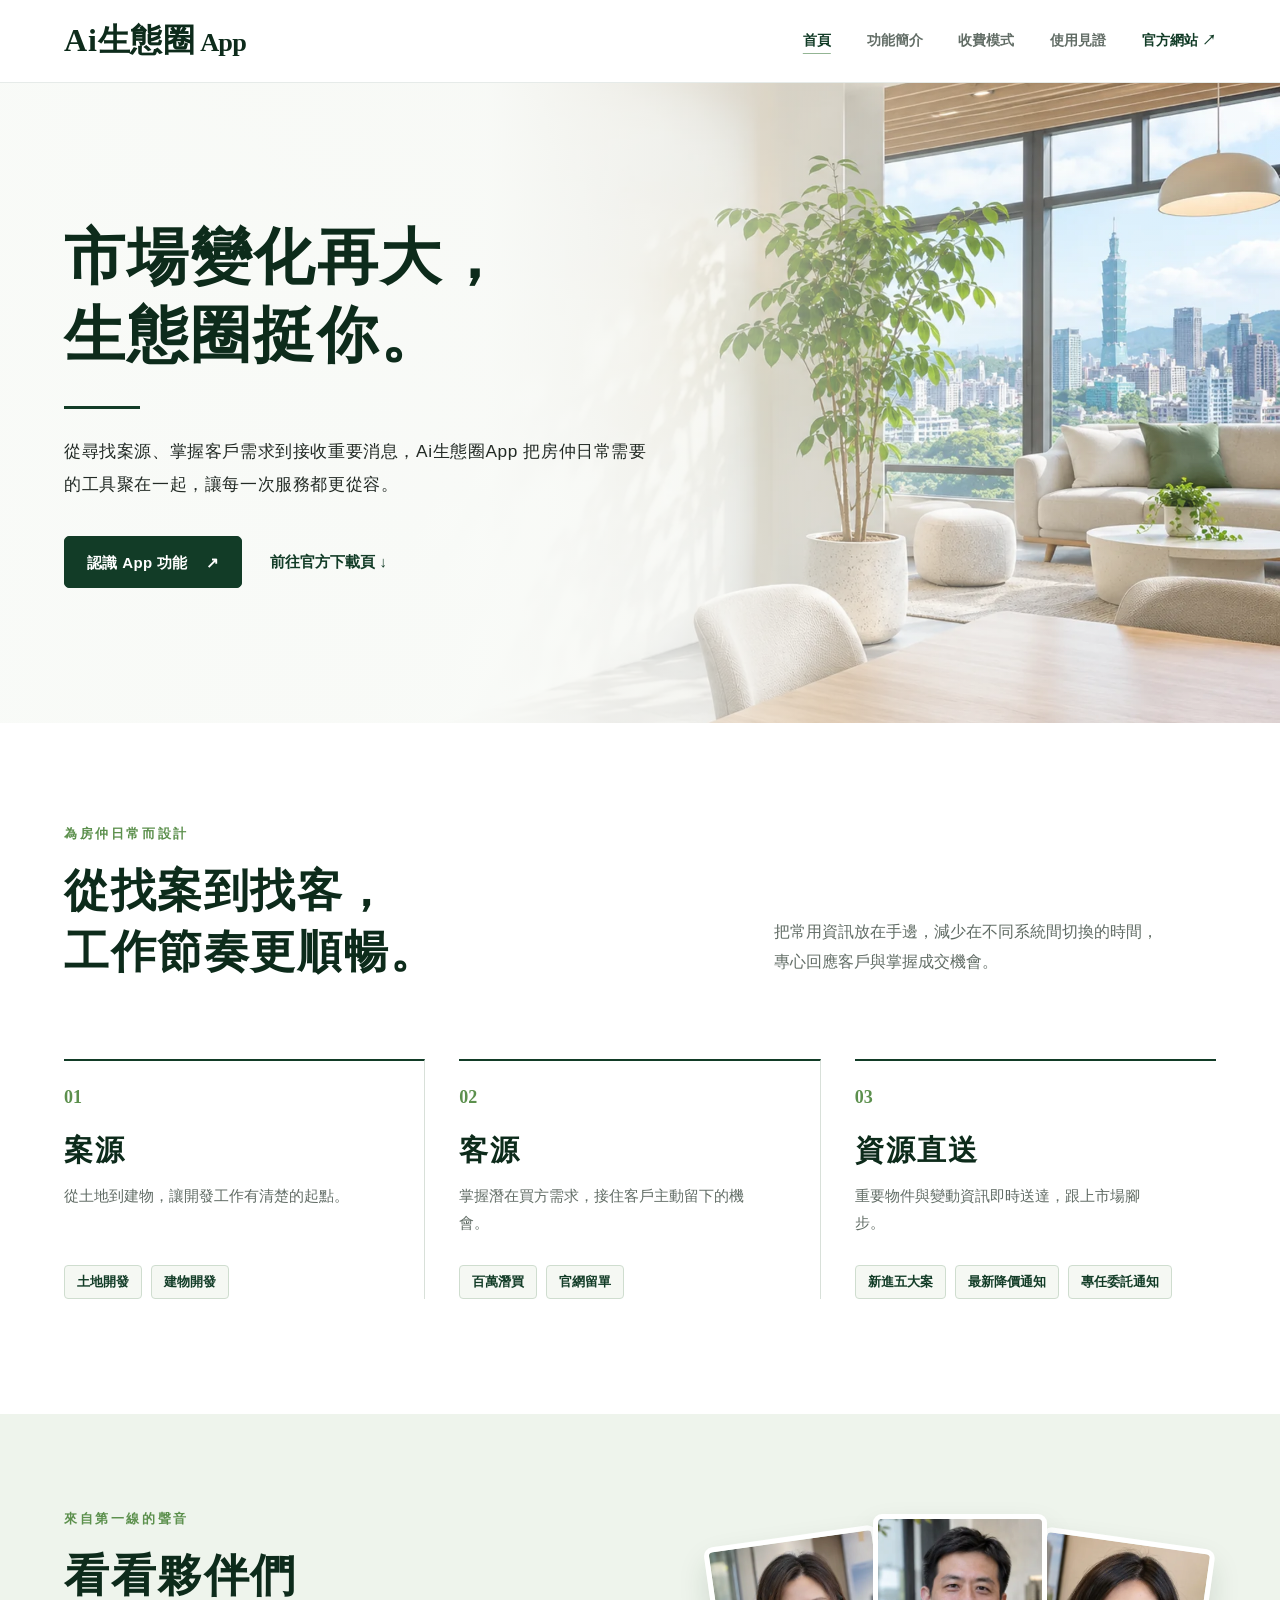
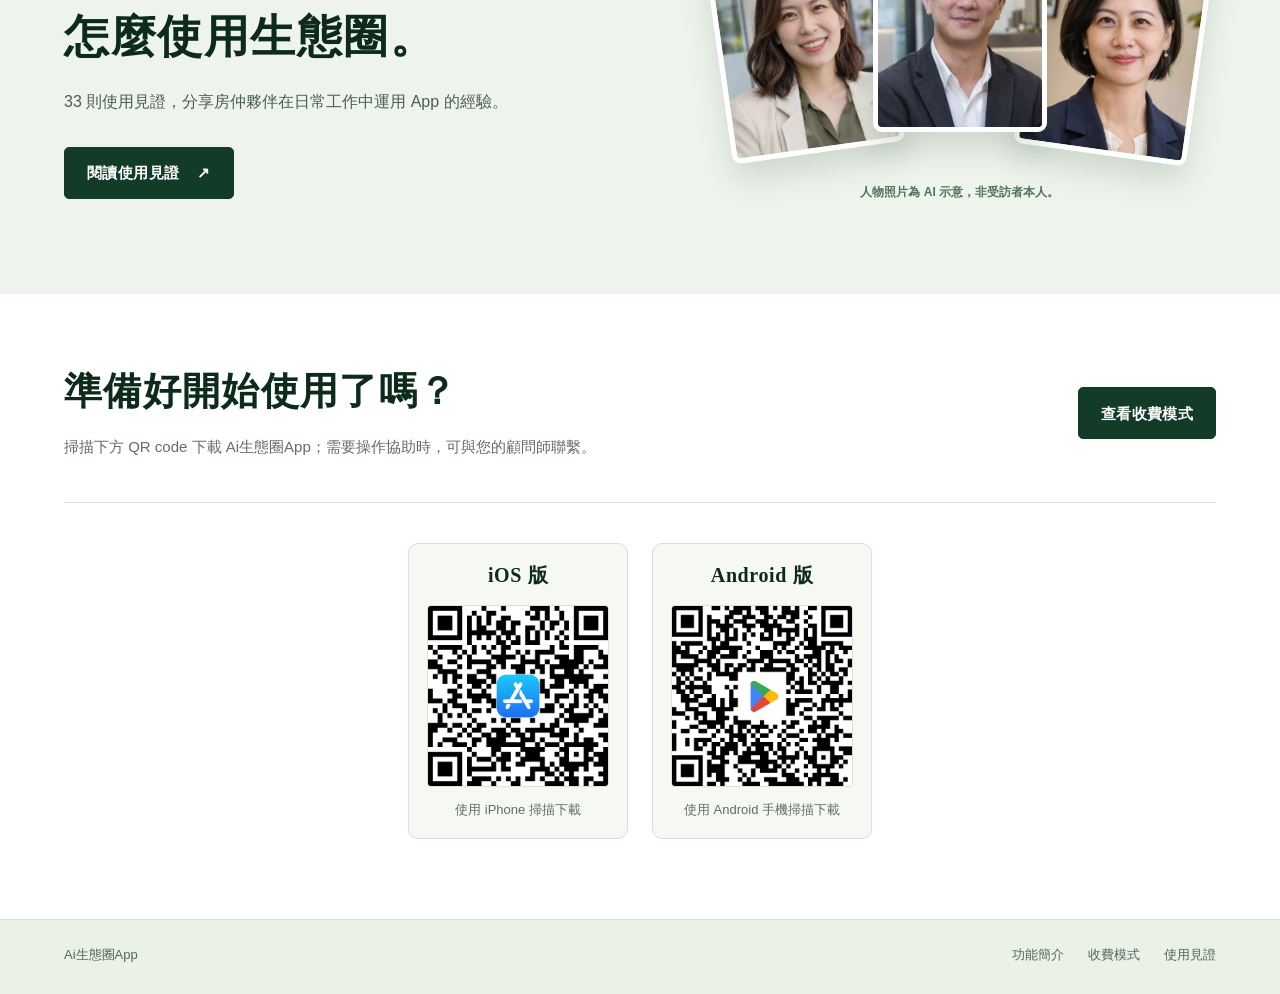
<file: index.html>
<!doctype html>
<html lang="zh-Hant">
<head>
  <meta charset="utf-8">
  <meta name="viewport" content="width=device-width, initial-scale=1">
  <meta name="theme-color" content="#123c27">
  <meta name="description" content="Ai生態圈App 為房仲經紀人整合案源、客源與資源通知，讓日常工作更順手。">
  <title>Ai生態圈App｜房仲工作的好夥伴</title>
  <link rel="stylesheet" href="./styles.css">
</head>
<body>
  <a class="skip-link" href="#main">跳至主要內容</a>
  <header class="site-header">
    <div class="header-inner">
      <a class="wordmark" href="./" aria-label="Ai生態圈App 首頁">Ai生態圈<span>App</span></a>
      <nav class="site-nav" aria-label="主要導覽">
        <a href="./" aria-current="page">首頁</a>
        <a href="./features.html">功能簡介</a>
        <a href="./pricing.html">收費模式</a>
        <a href="./testimonials.html">使用見證</a>
        <a class="nav-external" href="https://shengtaiquanappgongneng.webnode.page/">官方網站 <span aria-hidden="true">↗</span></a>
      </nav>
    </div>
  </header>

  <main id="main">
    <section class="hero home-hero" aria-labelledby="home-title">
      <div class="hero-inner">
        <div class="hero-copy">
          <h1 id="home-title">市場變化再大，<br>生態圈挺你。</h1>
          <div class="hero-rule" aria-hidden="true"></div>
          <p>從尋找案源、掌握客戶需求到接收重要消息，Ai生態圈App 把房仲日常需要的工具聚在一起，讓每一次服務都更從容。</p>
          <div class="home-hero-actions">
            <a class="button-primary" href="./features.html">認識 App 功能 <span aria-hidden="true">↗</span></a>
            <a class="button-text" href="#download">前往官方下載頁 <span aria-hidden="true">↓</span></a>
          </div>
        </div>
      </div>
    </section>

    <section id="capabilities" class="capabilities-section" aria-labelledby="capabilities-title">
      <div class="section-inner">
        <div class="home-section-heading">
          <p class="section-label">為房仲日常而設計</p>
          <h2 id="capabilities-title">從找案到找客，<br>工作節奏更順暢。</h2>
          <p>把常用資訊放在手邊，減少在不同系統間切換的時間，專心回應客戶與掌握成交機會。</p>
        </div>
        <div class="capability-grid">
          <article class="capability">
            <span class="capability-number">01</span>
            <h3>案源</h3>
            <p>從土地到建物，讓開發工作有清楚的起點。</p>
            <ul><li>土地開發</li><li>建物開發</li></ul>
          </article>
          <article class="capability">
            <span class="capability-number">02</span>
            <h3>客源</h3>
            <p>掌握潛在買方需求，接住客戶主動留下的機會。</p>
            <ul><li>百萬潛買</li><li>官網留單</li></ul>
          </article>
          <article class="capability">
            <span class="capability-number">03</span>
            <h3>資源直送</h3>
            <p>重要物件與變動資訊即時送達，跟上市場腳步。</p>
            <ul><li>新進五大案</li><li>最新降價通知</li><li>專任委託通知</li></ul>
          </article>
        </div>
      </div>
    </section>

    <section class="home-proof-section" aria-labelledby="proof-title">
      <div class="section-inner home-proof-inner">
        <div class="home-proof-copy">
          <p class="section-label">來自第一線的聲音</p>
          <h2 id="proof-title">看看夥伴們<br>怎麼使用生態圈。</h2>
          <p>33 則使用見證，分享房仲夥伴在日常工作中運用 App 的經驗。</p>
          <a class="button-primary" href="./testimonials.html">閱讀使用見證 <span aria-hidden="true">↗</span></a>
        </div>
        <div class="home-proof-visual">
          <div class="proof-portraits" aria-hidden="true">
            <img src="./assets/portraits/portrait-01.webp" alt="" loading="lazy" width="480" height="480">
            <img src="./assets/portraits/portrait-02.webp" alt="" loading="lazy" width="480" height="480">
            <img src="./assets/portraits/portrait-03.webp" alt="" loading="lazy" width="480" height="480">
          </div>
          <p>人物照片為 AI 示意，非受訪者本人。</p>
        </div>
      </div>
    </section>

    <section id="download" class="home-support-section" aria-labelledby="support-title">
      <div class="section-inner">
        <div class="home-support-inner">
          <div>
            <h2 id="support-title">準備好開始使用了嗎？</h2>
            <p>掃描下方 QR code 下載 Ai生態圈App；需要操作協助時，可與您的顧問師聯繫。</p>
          </div>
          <a class="button-primary" href="./pricing.html">查看收費模式</a>
        </div>
        <div class="download-options" aria-label="下載 Ai生態圈App">
          <div class="download-option">
            <h3>iOS 版</h3>
            <img src="./assets/download/ios-qr.png" alt="iOS 版下載 QR code" width="250" height="250" loading="lazy">
            <p>使用 iPhone 掃描下載</p>
          </div>
          <div class="download-option">
            <h3>Android 版</h3>
            <img src="./assets/download/android-qr.png" alt="Android 版下載 QR code" width="250" height="250" loading="lazy">
            <p>使用 Android 手機掃描下載</p>
          </div>
        </div>
      </div>
    </section>
  </main>

  <footer class="site-footer">
    <div class="footer-inner">
      <div class="footer-bottom home-footer-bottom">
        <span>Ai生態圈App</span>
        <div><a href="./features.html">功能簡介</a><a href="./pricing.html">收費模式</a><a href="./testimonials.html">使用見證</a></div>
      </div>
    </div>
  </footer>
</body>
</html>
</file>
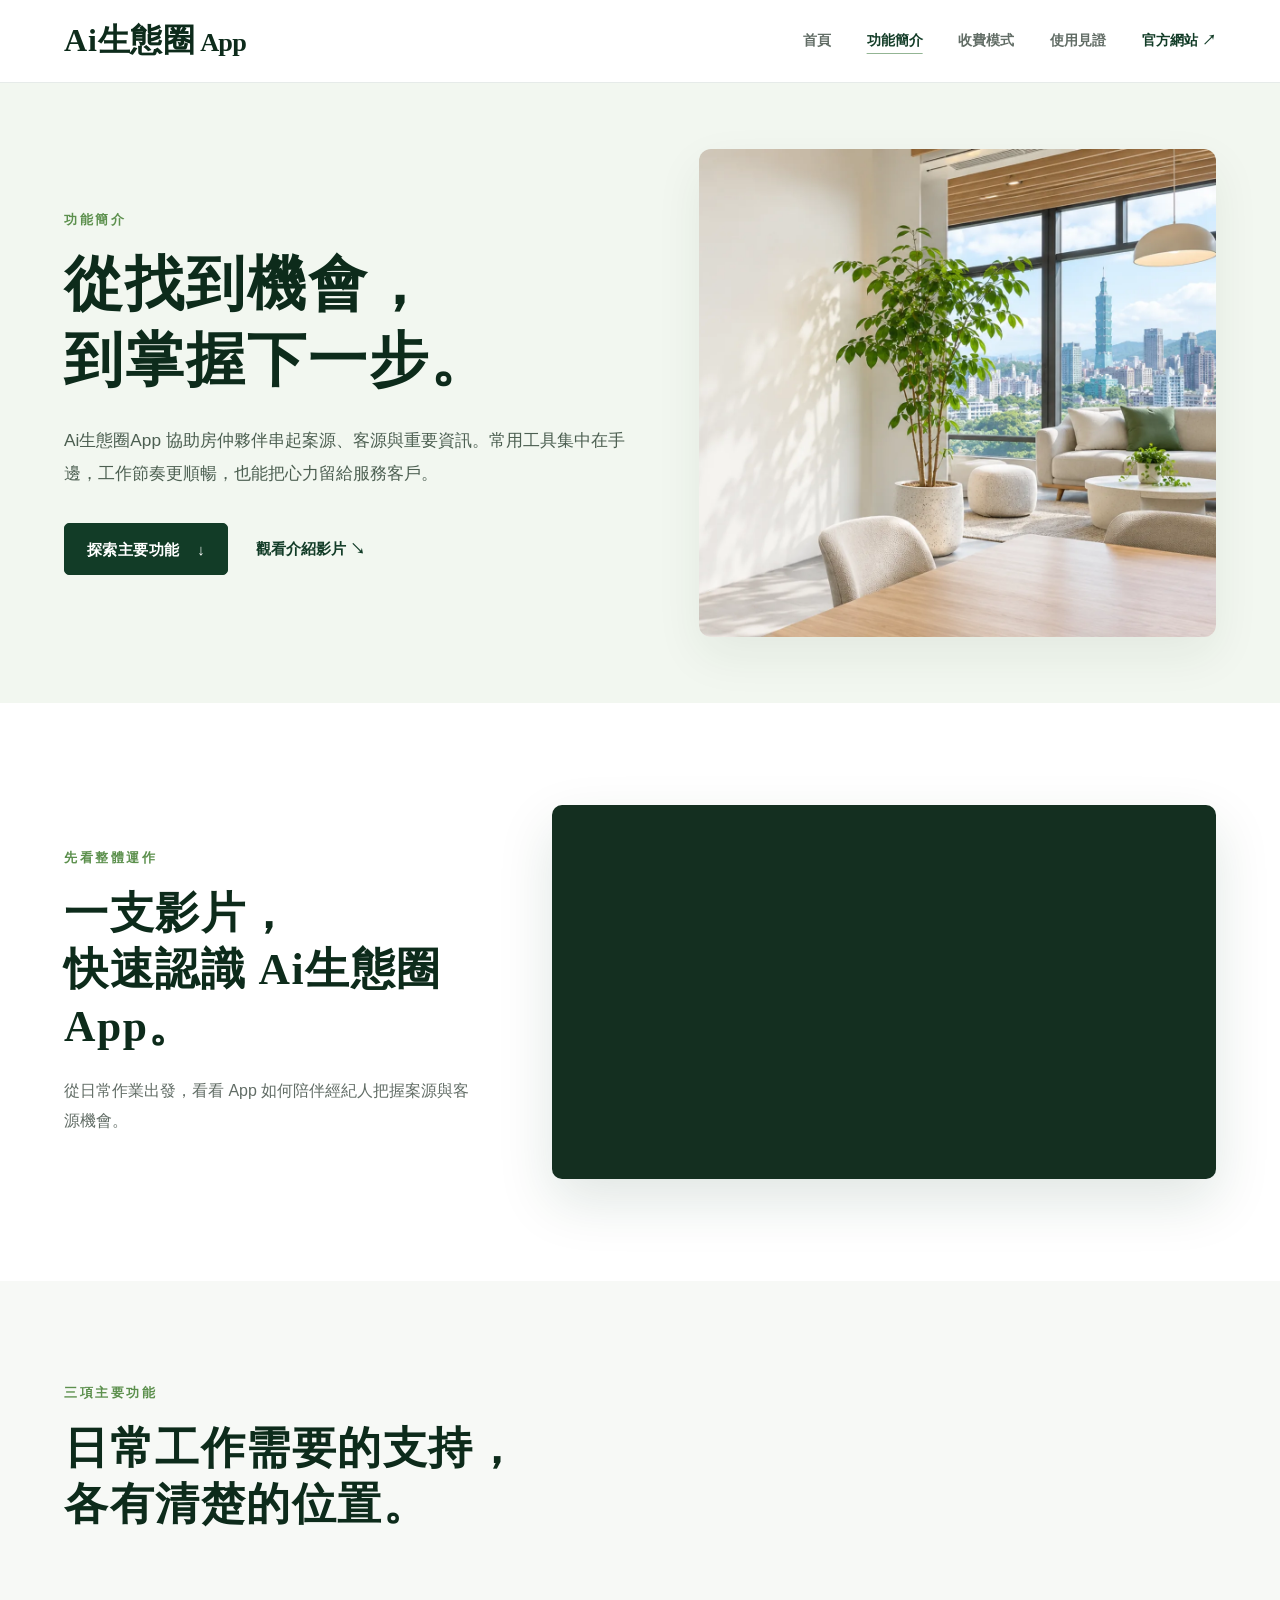
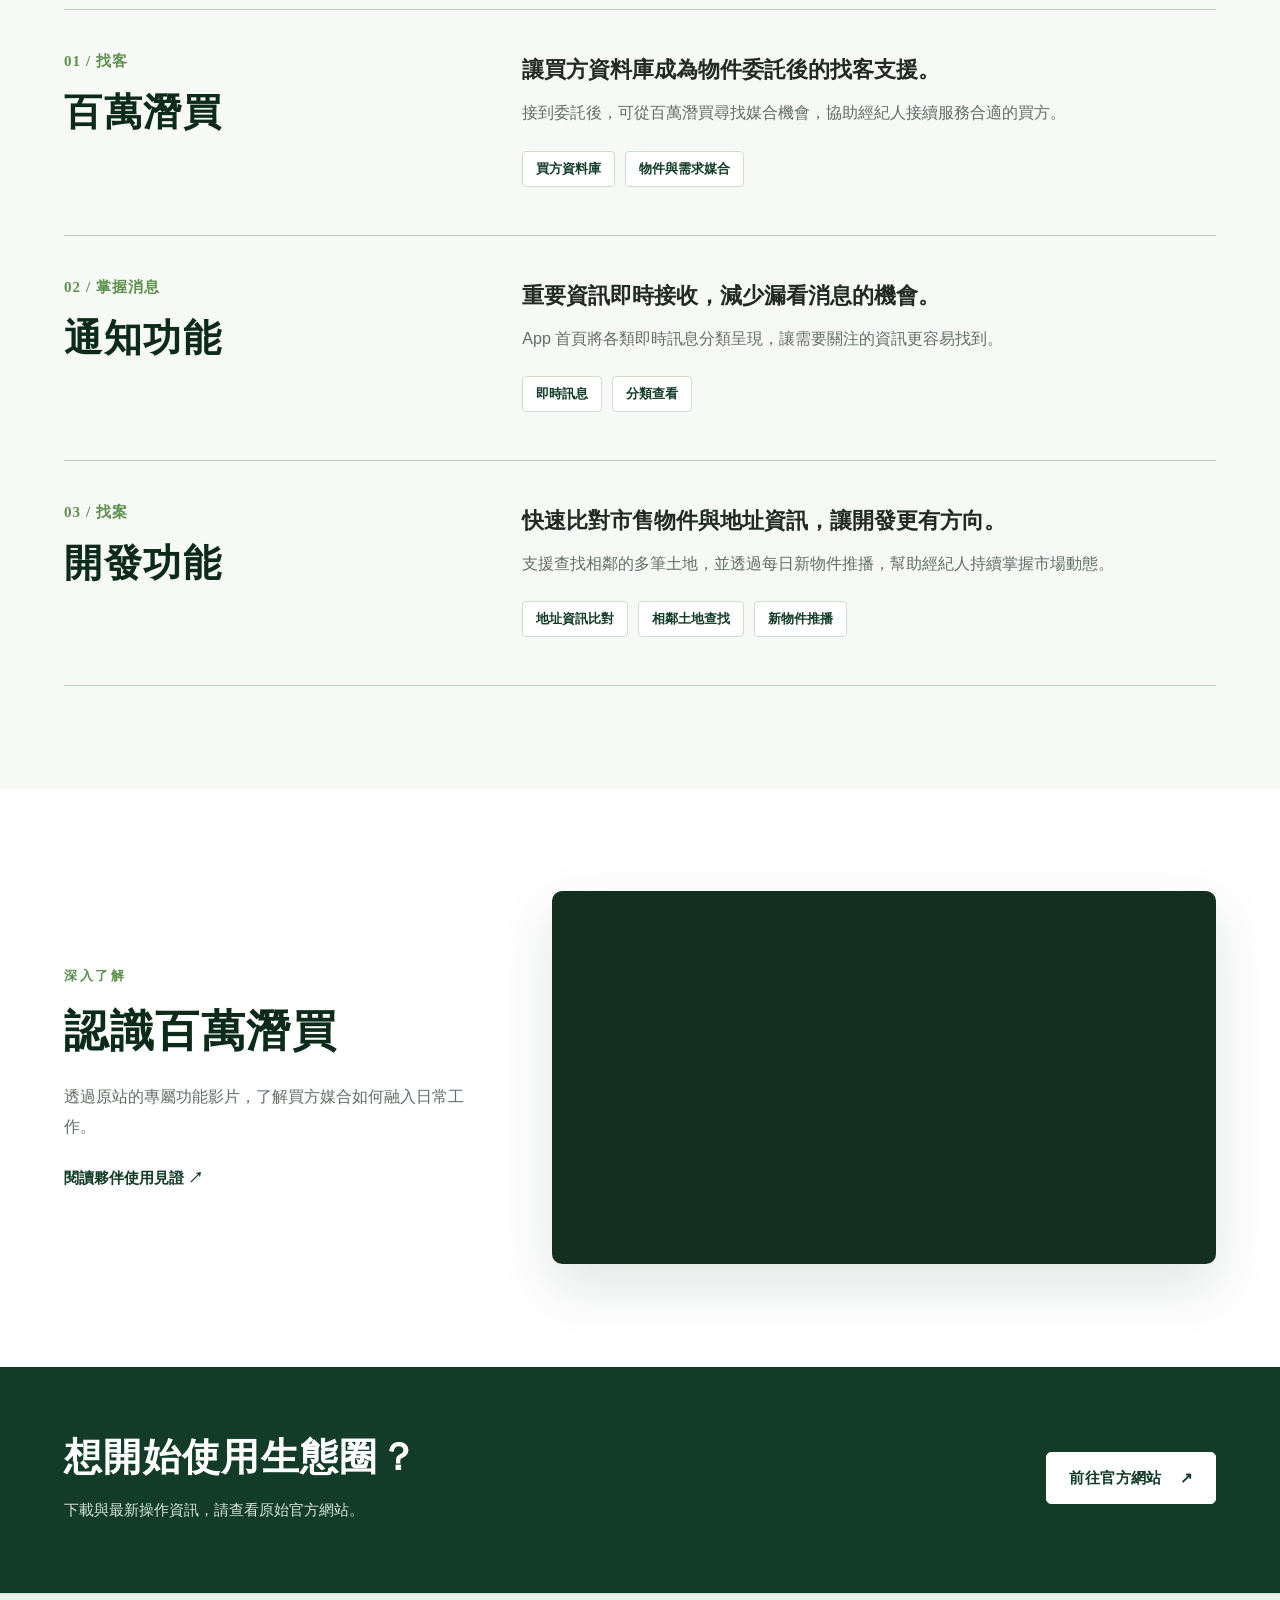
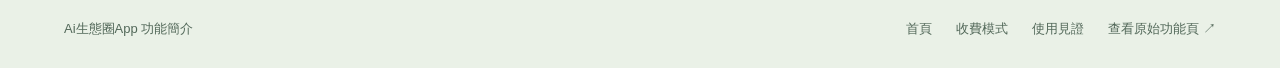
<file: features.html>
<!doctype html>
<html lang="zh-Hant">
<head>
  <meta charset="utf-8">
  <meta name="viewport" content="width=device-width, initial-scale=1">
  <meta name="theme-color" content="#123c27">
  <meta name="description" content="認識 Ai生態圈App 的百萬潛買、即時通知與開發功能，讓房仲日常工作更順暢。">
  <title>功能簡介｜Ai生態圈App</title>
  <link rel="stylesheet" href="./styles.css">
  <link rel="stylesheet" href="./features.css">
</head>
<body>
  <a class="skip-link" href="#main">跳至主要內容</a>
  <header class="site-header">
    <div class="header-inner">
      <a class="wordmark" href="./" aria-label="Ai生態圈App 首頁">Ai生態圈<span>App</span></a>
      <nav class="site-nav" aria-label="主要導覽">
        <a href="./">首頁</a>
        <a href="./features.html" aria-current="page">功能簡介</a>
        <a href="./pricing.html">收費模式</a>
        <a href="./testimonials.html">使用見證</a>
        <a class="nav-external" href="https://shengtaiquanappgongneng.webnode.page/">官方網站 <span aria-hidden="true">↗</span></a>
      </nav>
    </div>
  </header>

  <main id="main">
    <section class="feature-hero" aria-labelledby="feature-title">
      <div class="section-inner feature-hero-inner">
        <div class="feature-hero-copy">
          <p class="section-label">功能簡介</p>
          <h1 id="feature-title">從找到機會，<br>到掌握下一步。</h1>
          <p>Ai生態圈App 協助房仲夥伴串起案源、客源與重要資訊。常用工具集中在手邊，工作節奏更順暢，也能把心力留給服務客戶。</p>
          <div class="feature-actions">
            <a class="button-primary" href="#features">探索主要功能 <span aria-hidden="true">↓</span></a>
            <a class="button-text" href="#overview-video">觀看介紹影片 <span aria-hidden="true">↘</span></a>
          </div>
        </div>
        <div class="feature-hero-image" role="img" aria-label="台北辦公空間與城市景觀"></div>
      </div>
    </section>

    <section id="overview-video" class="feature-overview" aria-labelledby="overview-title">
      <div class="section-inner overview-inner">
        <div class="overview-heading">
          <p class="section-label">先看整體運作</p>
          <h2 id="overview-title">一支影片，<br>快速認識 Ai生態圈App。</h2>
          <p>從日常作業出發，看看 App 如何陪伴經紀人把握案源與客源機會。</p>
        </div>
        <div class="video-frame">
          <iframe src="https://www.youtube-nocookie.com/embed/2i63W2J-ybE" title="Ai生態圈App 介紹影片" loading="lazy" referrerpolicy="strict-origin-when-cross-origin" allow="accelerometer; autoplay; clipboard-write; encrypted-media; gyroscope; picture-in-picture; web-share" allowfullscreen></iframe>
        </div>
      </div>
    </section>

    <section id="features" class="feature-details" aria-labelledby="details-title">
      <div class="section-inner">
        <div class="details-heading">
          <p class="section-label">三項主要功能</p>
          <h2 id="details-title">日常工作需要的支持，<br>各有清楚的位置。</h2>
        </div>

        <article class="feature-row" aria-labelledby="buyer-title">
          <div class="feature-row-title"><span>01 / 找客</span><h3 id="buyer-title">百萬潛買</h3></div>
          <div class="feature-row-content">
            <p class="feature-lead">讓買方資料庫成為物件委託後的找客支援。</p>
            <p>接到委託後，可從百萬潛買尋找媒合機會，協助經紀人接續服務合適的買方。</p>
            <ul><li>買方資料庫</li><li>物件與需求媒合</li></ul>
          </div>
        </article>

        <article class="feature-row" aria-labelledby="notice-title">
          <div class="feature-row-title"><span>02 / 掌握消息</span><h3 id="notice-title">通知功能</h3></div>
          <div class="feature-row-content">
            <p class="feature-lead">重要資訊即時接收，減少漏看消息的機會。</p>
            <p>App 首頁將各類即時訊息分類呈現，讓需要關注的資訊更容易找到。</p>
            <ul><li>即時訊息</li><li>分類查看</li></ul>
          </div>
        </article>

        <article class="feature-row" aria-labelledby="development-title">
          <div class="feature-row-title"><span>03 / 找案</span><h3 id="development-title">開發功能</h3></div>
          <div class="feature-row-content">
            <p class="feature-lead">快速比對市售物件與地址資訊，讓開發更有方向。</p>
            <p>支援查找相鄰的多筆土地，並透過每日新物件推播，幫助經紀人持續掌握市場動態。</p>
            <ul><li>地址資訊比對</li><li>相鄰土地查找</li><li>新物件推播</li></ul>
          </div>
        </article>
      </div>
    </section>

    <section class="feature-video-section" aria-labelledby="buyer-video-title">
      <div class="section-inner feature-video-inner">
        <div>
          <p class="section-label">深入了解</p>
          <h2 id="buyer-video-title">認識百萬潛買</h2>
          <p>透過原站的專屬功能影片，了解買方媒合如何融入日常工作。</p>
          <a class="button-text" href="./testimonials.html">閱讀夥伴使用見證 <span aria-hidden="true">↗</span></a>
        </div>
        <div class="video-frame">
          <iframe src="https://www.youtube-nocookie.com/embed/aMQRHQNJm1A" title="Ai生態圈App 百萬潛買功能影片" loading="lazy" referrerpolicy="strict-origin-when-cross-origin" allow="accelerometer; autoplay; clipboard-write; encrypted-media; gyroscope; picture-in-picture; web-share" allowfullscreen></iframe>
        </div>
      </div>
    </section>

    <section class="feature-end-section" aria-labelledby="feature-end-title">
      <div class="section-inner feature-end-inner">
        <div><h2 id="feature-end-title">想開始使用生態圈？</h2><p>下載與最新操作資訊，請查看原始官方網站。</p></div>
        <a class="button-primary" href="https://shengtaiquanappgongneng.webnode.page/">前往官方網站 <span aria-hidden="true">↗</span></a>
      </div>
    </section>
  </main>

  <footer class="site-footer">
    <div class="footer-inner">
      <div class="footer-bottom home-footer-bottom">
        <span>Ai生態圈App 功能簡介</span>
        <div><a href="./">首頁</a><a href="./pricing.html">收費模式</a><a href="./testimonials.html">使用見證</a><a href="https://shengtaiquanappgongneng.webnode.page/%e6%9c%8d%e5%8b%99/">查看原始功能頁 ↗</a></div>
      </div>
    </div>
  </footer>
</body>
</html>
</file>
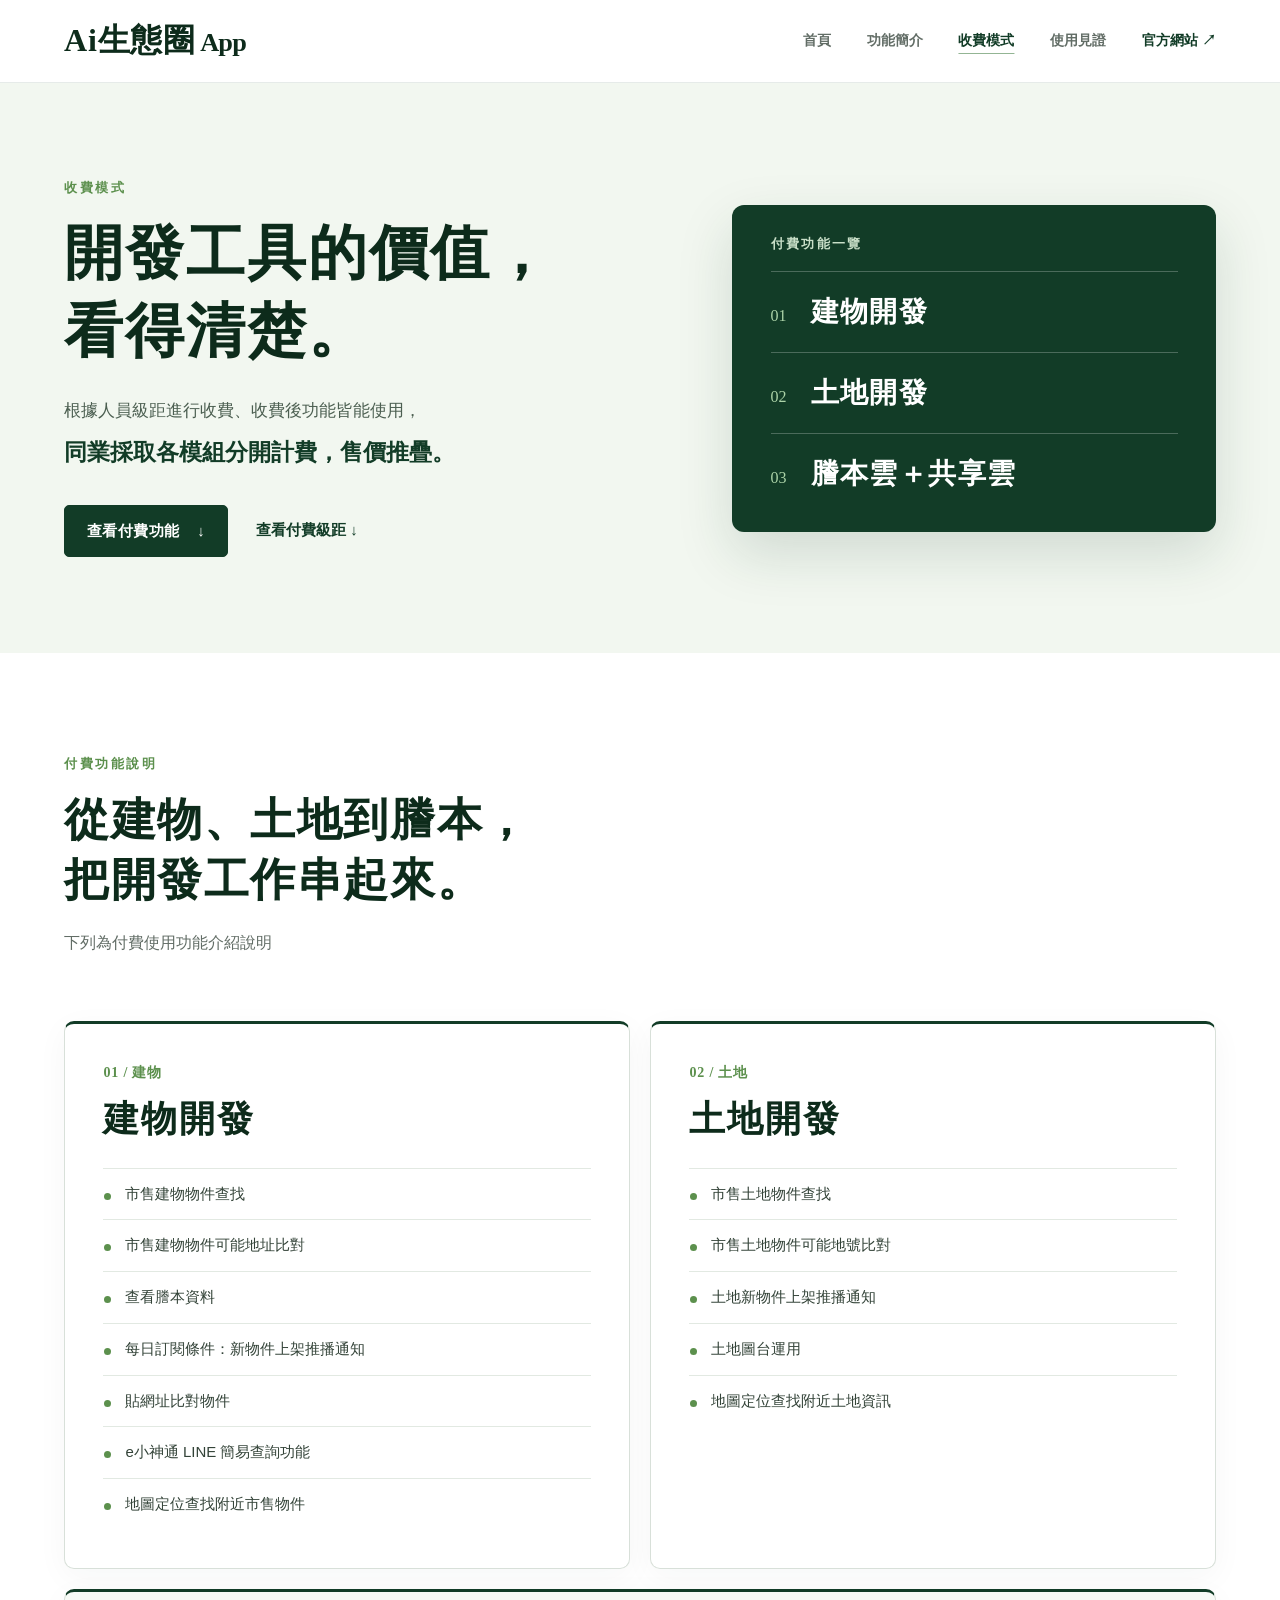
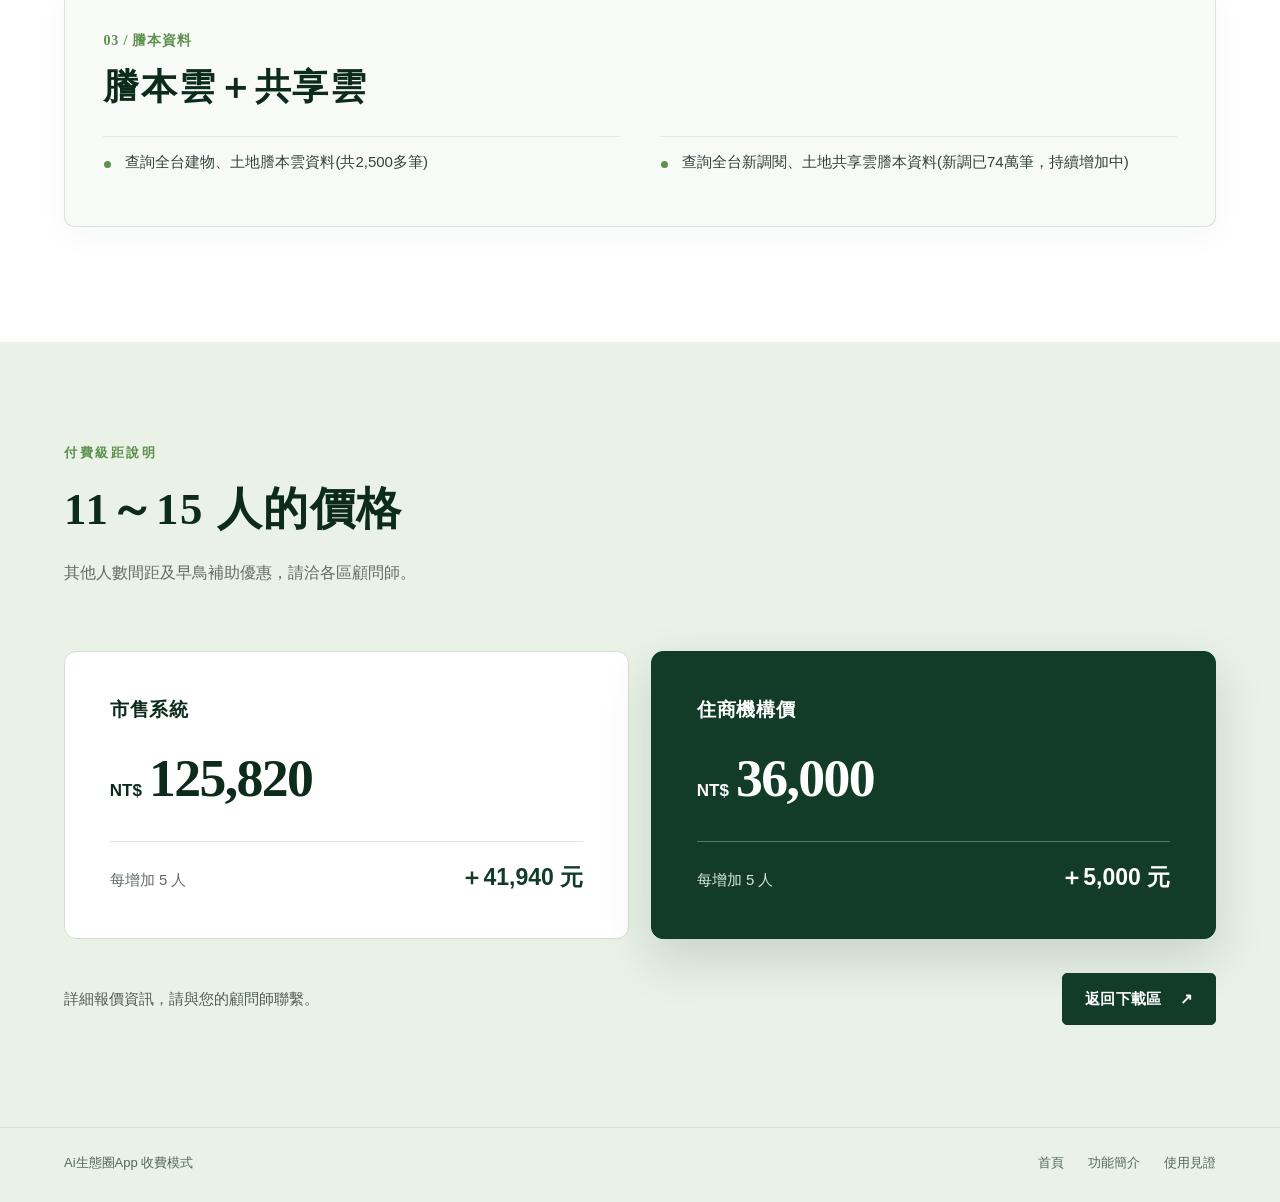
<file: pricing.html>
<!doctype html>
<html lang="zh-Hant">
<head>
  <meta charset="utf-8">
  <meta name="viewport" content="width=device-width, initial-scale=1">
  <meta name="theme-color" content="#123c27">
  <meta name="description" content="了解 Ai生態圈App 的付費功能與 11～15 人收費級距，以及每增加 5 人的費用。">
  <title>收費模式｜Ai生態圈App</title>
  <link rel="stylesheet" href="./styles.css">
  <link rel="stylesheet" href="./pricing.css">
</head>
<body>
  <a class="skip-link" href="#main">跳至主要內容</a>
  <header class="site-header">
    <div class="header-inner">
      <a class="wordmark" href="./" aria-label="Ai生態圈App 首頁">Ai生態圈<span>App</span></a>
      <nav class="site-nav" aria-label="主要導覽">
        <a href="./">首頁</a>
        <a href="./features.html">功能簡介</a>
        <a href="./pricing.html" aria-current="page">收費模式</a>
        <a href="./testimonials.html">使用見證</a>
        <a class="nav-external" href="https://shengtaiquanappgongneng.webnode.page/">官方網站 <span aria-hidden="true">↗</span></a>
      </nav>
    </div>
  </header>

  <main id="main">
    <section class="pricing-hero" aria-labelledby="pricing-title">
      <div class="section-inner pricing-hero-inner">
        <div class="pricing-hero-copy">
          <p class="section-label">收費模式</p>
          <h1 id="pricing-title">開發工具的價值，<br>看得清楚。</h1>
          <p>根據人員級距進行收費、收費後功能皆能使用，</p>
          <h2 class="pricing-hero-callout">同業採取各模組分開計費，售價推疊。</h2>
          <div class="pricing-hero-actions">
            <a class="button-primary" href="#paid-features">查看付費功能 <span aria-hidden="true">↓</span></a>
            <a class="button-text" href="#price-tier">查看付費級距 <span aria-hidden="true">↓</span></a>
          </div>
        </div>
        <div class="pricing-hero-panel" aria-label="三大付費功能類別">
          <span class="pricing-panel-label">付費功能一覽</span>
          <div><span>01</span><strong>建物開發</strong></div>
          <div><span>02</span><strong>土地開發</strong></div>
          <div><span>03</span><strong>謄本雲＋共享雲</strong></div>
        </div>
      </div>
    </section>

    <section id="paid-features" class="paid-features-section" aria-labelledby="paid-features-title">
      <div class="section-inner">
        <div class="pricing-section-heading">
          <p class="section-label">付費功能說明</p>
          <h2 id="paid-features-title">從建物、土地到謄本，<br>把開發工作串起來。</h2>
          <p>下列為付費使用功能介紹說明</p>
        </div>
        <div class="paid-feature-grid">
          <article class="paid-feature-card" aria-labelledby="building-title">
            <div class="paid-card-heading"><span>01 / 建物</span><h3 id="building-title">建物開發</h3></div>
            <ul>
              <li>市售建物物件查找</li>
              <li>市售建物物件可能地址比對</li>
              <li>查看謄本資料</li>
              <li>每日訂閱條件：新物件上架推播通知</li>
              <li>貼網址比對物件</li>
              <li>e小神通 LINE 簡易查詢功能</li>
              <li>地圖定位查找附近市售物件</li>
            </ul>
          </article>
          <article class="paid-feature-card" aria-labelledby="land-title">
            <div class="paid-card-heading"><span>02 / 土地</span><h3 id="land-title">土地開發</h3></div>
            <ul>
              <li>市售土地物件查找</li>
              <li>市售土地物件可能地號比對</li>
              <li>土地新物件上架推播通知</li>
              <li>土地圖台運用</li>
              <li>地圖定位查找附近土地資訊</li>
            </ul>
          </article>
          <article class="paid-feature-card paid-feature-wide" aria-labelledby="cloud-title">
            <div class="paid-card-heading"><span>03 / 謄本資料</span><h3 id="cloud-title">謄本雲＋共享雲</h3></div>
            <ul>
              <li>查詢全台建物、土地謄本雲資料(共2,500多筆)</li>
              <li>查詢全台新調閱、土地共享雲謄本資料(新調已74萬筆，持續增加中)</li>
            </ul>
          </article>
        </div>
      </div>
    </section>

    <section id="price-tier" class="price-tier-section" aria-labelledby="price-tier-title">
      <div class="section-inner">
        <div class="pricing-section-heading">
          <p class="section-label">付費級距說明</p>
          <h2 id="price-tier-title">11～15 人的價格</h2>
          <p>其他人數間距及早鳥補助優惠，請洽各區顧問師。</p>
        </div>
        <div class="price-grid">
          <article class="price-card price-card-market" aria-labelledby="market-title">
            <h3 id="market-title">市售系統</h3>
            <p class="price-amount"><span>NT$</span>125,820</p>
            <div class="price-addition"><span>每增加 5 人</span><strong>＋41,940 元</strong></div>
          </article>
          <article class="price-card price-card-hb" aria-labelledby="hb-title">
            <h3 id="hb-title">住商機構價</h3>
            <p class="price-amount"><span>NT$</span>36,000</p>
            <div class="price-addition"><span>每增加 5 人</span><strong>＋5,000 元</strong></div>
          </article>
        </div>
        <div class="pricing-help">
          <p>詳細報價資訊，請與您的顧問師聯繫。</p>
          <a class="button-primary" href="./#download">返回下載區 <span aria-hidden="true">↗</span></a>
        </div>
      </div>
    </section>
  </main>

  <footer class="site-footer">
    <div class="footer-inner">
      <div class="footer-bottom home-footer-bottom">
        <span>Ai生態圈App 收費模式</span>
        <div><a href="./">首頁</a><a href="./features.html">功能簡介</a><a href="./testimonials.html">使用見證</a></div>
      </div>
    </div>
  </footer>
</body>
</html>
</file>
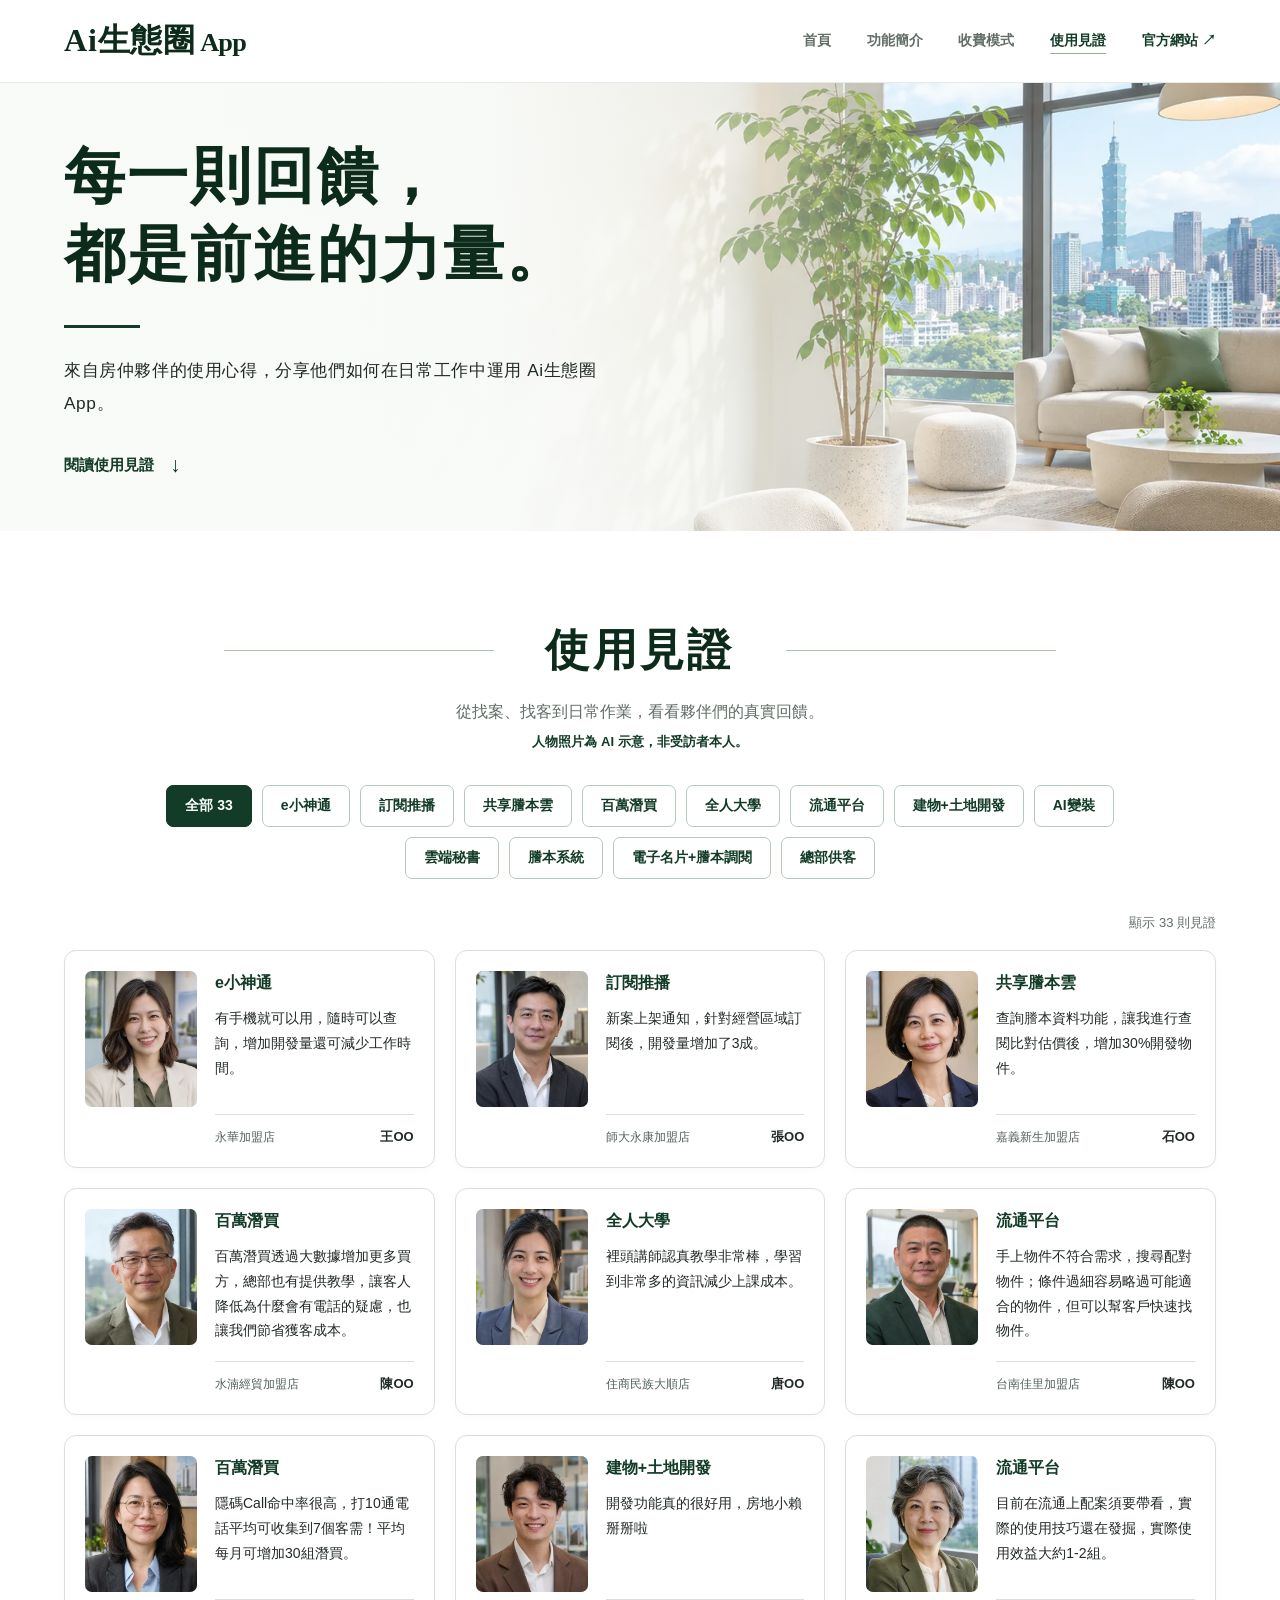
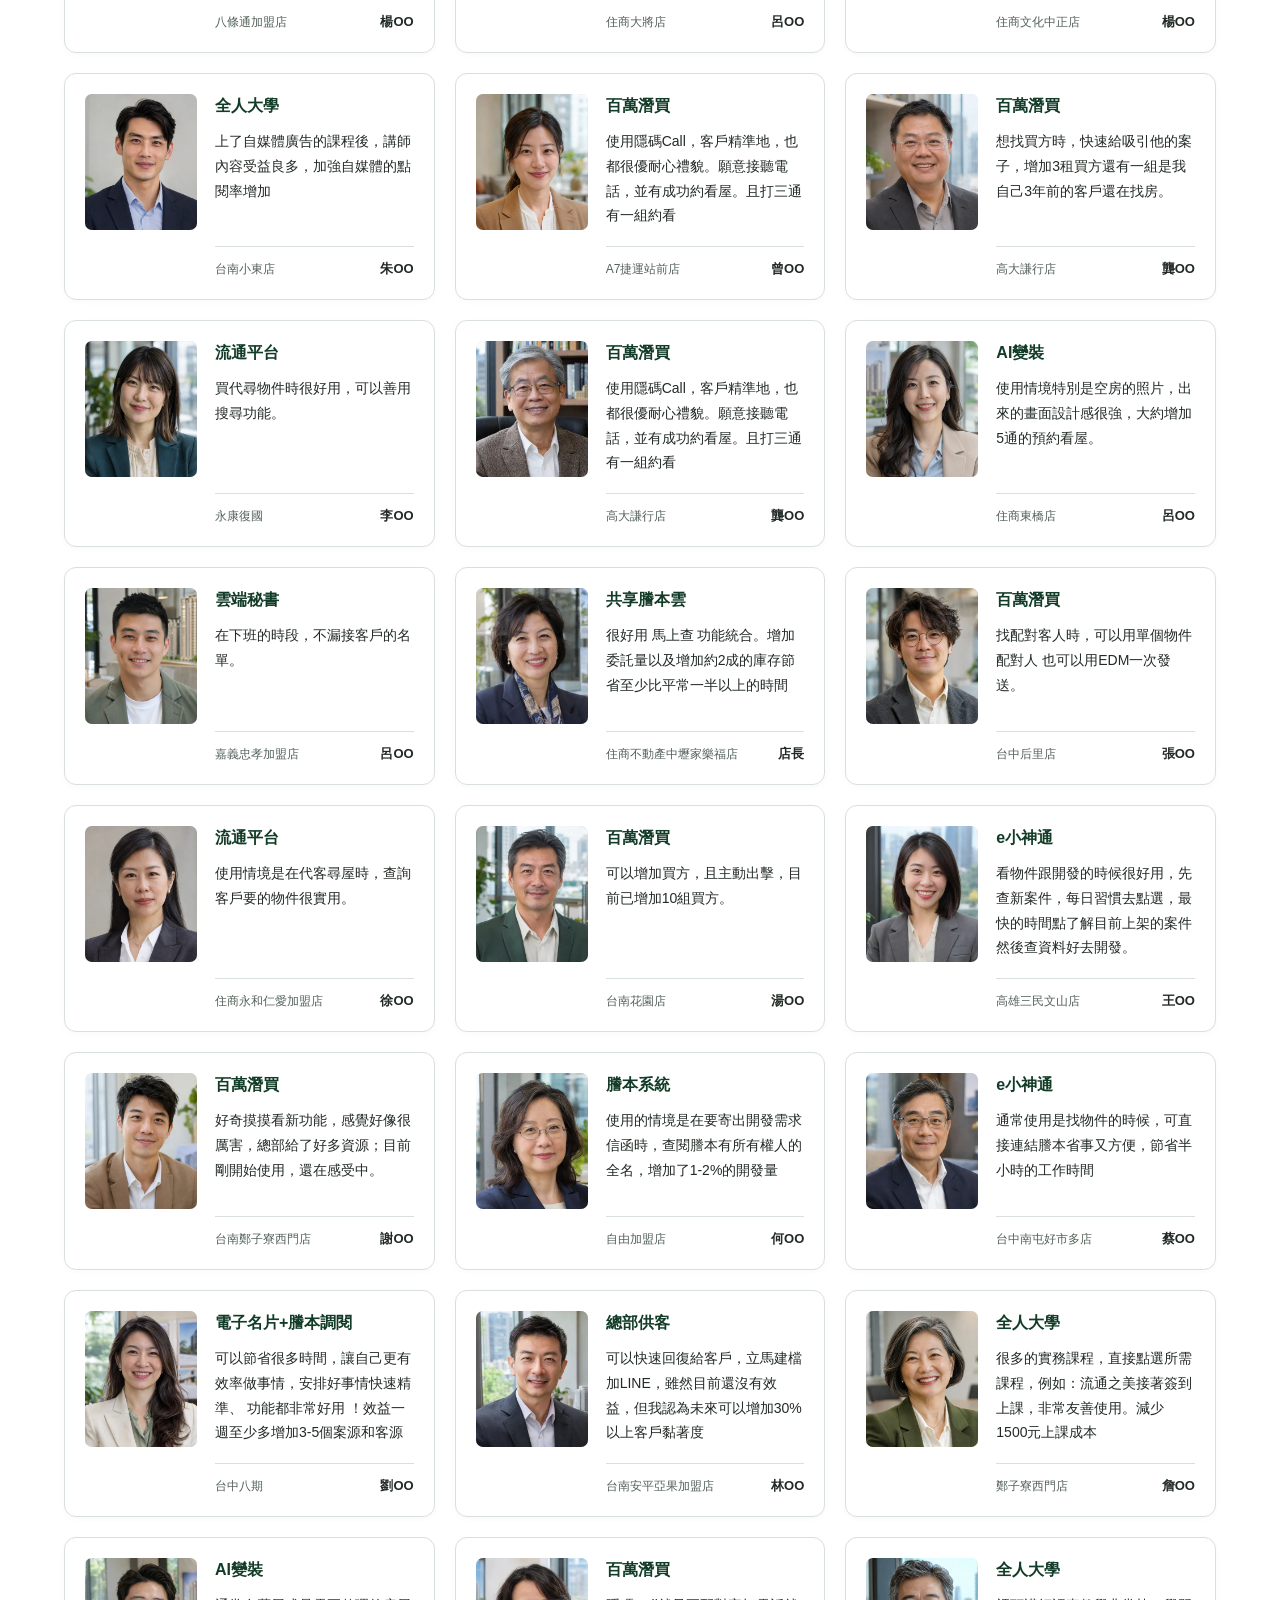
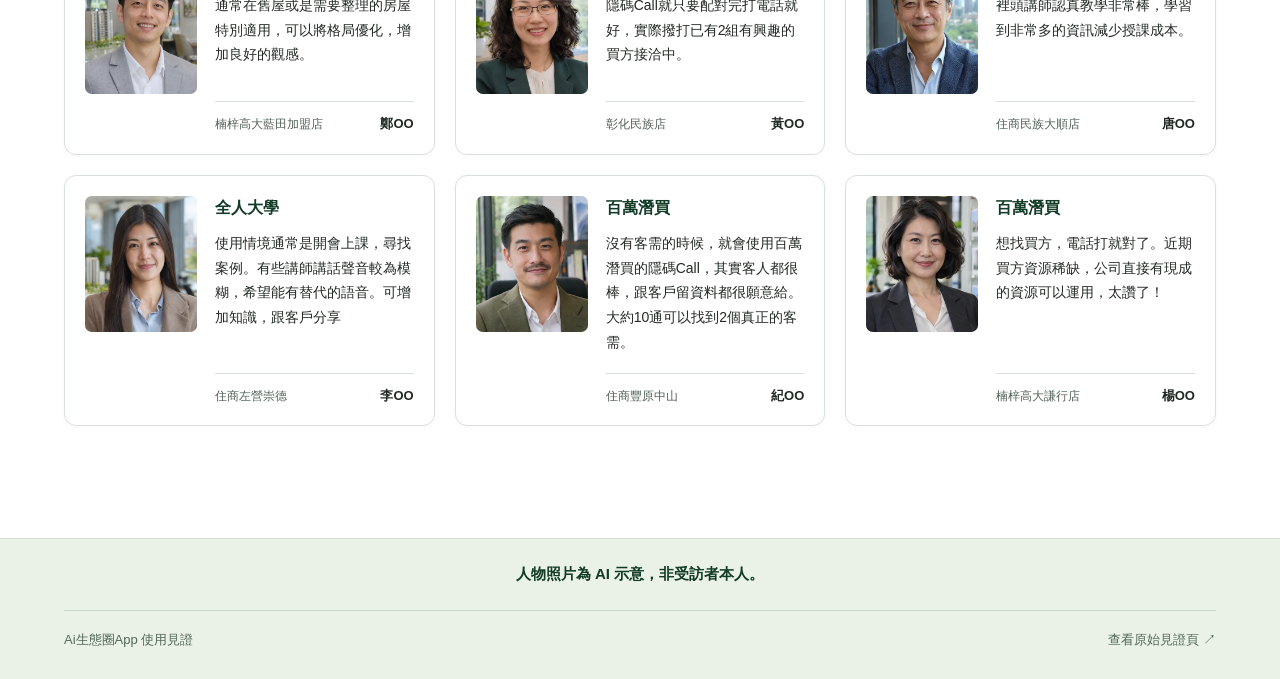
<file: testimonials.html>
<!doctype html>
<html lang="zh-Hant">
<head>
  <meta charset="utf-8">
  <meta name="viewport" content="width=device-width, initial-scale=1">
  <meta name="theme-color" content="#123c27">
  <meta name="description" content="閱讀 Ai生態圈App 來自全台房仲夥伴的使用見證與真實回饋。">
  <title>使用見證｜Ai生態圈App</title>
  <link rel="stylesheet" href="./styles.css">
  <script type="module" src="./app.mjs"></script>
</head>
<body>
  <a class="skip-link" href="#testimonials">跳至使用見證</a>
  <header class="site-header">
    <div class="header-inner">
      <a class="wordmark" href="./" aria-label="Ai生態圈App 首頁">Ai生態圈<span>App</span></a>
      <nav class="site-nav" aria-label="主要導覽">
        <a href="./">首頁</a>
        <a href="./features.html">功能簡介</a>
        <a href="./pricing.html">收費模式</a>
        <a href="./testimonials.html" aria-current="page">使用見證</a>
        <a class="nav-external" href="https://shengtaiquanappgongneng.webnode.page/">官方網站 <span aria-hidden="true">↗</span></a>
      </nav>
    </div>
  </header>

  <main>
    <section class="hero" aria-labelledby="hero-title">
      <div class="hero-inner">
        <div class="hero-copy">
          <h1 id="hero-title">每一則回饋，<br>都是前進的力量。</h1>
          <div class="hero-rule" aria-hidden="true"></div>
          <p>來自房仲夥伴的使用心得，分享他們如何在日常工作中運用 Ai生態圈App。</p>
          <a class="hero-anchor" href="#testimonials">閱讀使用見證 <span aria-hidden="true">↓</span></a>
        </div>
      </div>
    </section>

    <section id="testimonials" class="testimonials-section" aria-labelledby="testimonials-title">
      <div class="section-inner">
        <div class="section-heading">
          <span class="heading-line" aria-hidden="true"></span>
          <h2 id="testimonials-title">使用見證</h2>
          <span class="heading-line" aria-hidden="true"></span>
        </div>
        <p class="section-intro">從找案、找客到日常作業，看看夥伴們的真實回饋。</p>
        <p class="portrait-note">人物照片為 AI 示意，非受訪者本人。</p>
        <div id="feature-filters" class="filters" role="group" aria-label="依推薦功能篩選見證"></div>
        <p id="result-count" class="result-count" aria-live="polite"></p>
        <div id="testimonial-grid" class="testimonial-grid"></div>
      </div>
    </section>
  </main>

  <footer class="site-footer">
    <div class="footer-inner">
      <p class="disclosure">人物照片為 AI 示意，非受訪者本人。</p>
      <div class="footer-bottom">
        <span>Ai生態圈App 使用見證</span>
        <a href="https://shengtaiquanappgongneng.webnode.page/%e5%9c%98%e9%9a%8a/">查看原始見證頁 ↗</a>
      </div>
    </div>
  </footer>
</body>
</html>
</file>
<file: styles.css>
:root {
  --forest: #123c27;
  --forest-deep: #0d2b1b;
  --leaf: #5c904d;
  --text: #222a25;
  --muted: #626d66;
  --line: #d8e0d9;
  --surface: #ffffff;
  --soft: #f5f8f3;
  --shadow: 0 18px 48px rgba(24, 51, 32, .07);
}

* { box-sizing: border-box; }
html { scroll-behavior: smooth; }
body { margin: 0; background: var(--surface); color: var(--text); font-family: "Noto Sans TC", "Microsoft JhengHei", Arial, sans-serif; -webkit-font-smoothing: antialiased; }
button, a { -webkit-tap-highlight-color: transparent; }
a { color: inherit; }
button:focus-visible, a:focus-visible { outline: 3px solid var(--leaf); outline-offset: 4px; }
.skip-link { position: absolute; top: -60px; left: 18px; z-index: 20; padding: 10px 16px; background: var(--forest); color: white; }
.skip-link:focus { top: 12px; }

.site-header { position: relative; z-index: 2; border-bottom: 1px solid rgba(18, 60, 39, .1); background: #fff; }
.header-inner { max-width: 1440px; margin: auto; min-height: 82px; padding: 0 clamp(24px, 5vw, 72px); display: flex; align-items: center; justify-content: space-between; gap: 24px; }
.wordmark { color: var(--forest-deep); font-family: Georgia, "Noto Serif TC", serif; font-size: clamp(24px, 2.5vw, 32px); font-weight: 700; letter-spacing: .025em; text-decoration: none; white-space: nowrap; }
.wordmark span { margin-left: .16em; font-size: .82em; letter-spacing: -.03em; }
.header-link { color: var(--forest); font-size: 14px; font-weight: 600; letter-spacing: .03em; text-decoration: none; white-space: nowrap; }
.header-link:hover, .footer-bottom a:hover { text-decoration: underline; text-underline-offset: 4px; }
.site-nav { display: flex; align-items: center; flex-wrap: wrap; justify-content: flex-end; gap: clamp(18px, 2.8vw, 38px); }
.site-nav a { color: var(--muted); font-size: 14px; font-weight: 600; text-decoration: none; white-space: nowrap; }
.site-nav a:hover, .site-nav a[aria-current="page"] { color: var(--forest); }
.site-nav a[aria-current="page"] { text-decoration: underline; text-decoration-color: #93b594; text-underline-offset: 8px; }
.site-nav .nav-external { color: var(--forest); }

.hero { min-height: clamp(390px, 35vw, 510px); background-color: #f7f9f6; background-image: linear-gradient(90deg, rgba(249, 251, 248, .99) 0%, rgba(249, 251, 248, .96) 38%, rgba(249, 251, 248, .38) 67%, rgba(249, 251, 248, .04) 100%), url('./assets/hero-office.webp'); background-repeat: no-repeat; background-size: cover; background-position: center right; }
.hero-inner { max-width: 1440px; min-height: inherit; margin: auto; padding: 52px clamp(24px, 5vw, 72px); display: flex; align-items: center; }
.hero-copy { max-width: 720px; }
.hero h1 { margin: 0; color: var(--forest-deep); font-family: Georgia, "Noto Serif TC", "Microsoft JhengHei", serif; font-size: clamp(42px, 4.8vw, 72px); font-weight: 700; line-height: 1.27; letter-spacing: .035em; }
.hero-rule { width: 76px; height: 3px; margin: 32px 0 26px; background: var(--forest); }
.hero p { max-width: 550px; margin: 0; font-size: clamp(16px, 1.35vw, 19px); line-height: 1.9; letter-spacing: .035em; }
.hero-anchor { display: inline-flex; align-items: center; gap: 16px; margin-top: 34px; color: var(--forest); font-size: 15px; font-weight: 700; text-decoration: none; }
.hero-anchor span { font-size: 21px; transition: transform .2s; }
.hero-anchor:hover span { transform: translateY(4px); }

.testimonials-section { padding: clamp(72px, 7vw, 108px) 0 112px; }
.section-inner { max-width: 1440px; margin: auto; padding: 0 clamp(24px, 5vw, 72px); }
.section-heading { display: flex; align-items: center; justify-content: center; gap: clamp(22px, 4vw, 62px); }
.heading-line { width: min(25vw, 270px); height: 1px; background: #abc3ad; }
.section-heading h2 { margin: 0; color: var(--forest-deep); font-family: Georgia, "Noto Serif TC", "Microsoft JhengHei", serif; font-size: clamp(32px, 3.4vw, 50px); letter-spacing: .08em; white-space: nowrap; }
.section-intro { margin: 18px 0 8px; color: var(--muted); font-size: 16px; text-align: center; line-height: 1.7; }
.portrait-note { margin: 0 0 34px; color: var(--forest); font-size: 13px; font-weight: 600; text-align: center; }
.filters { display: flex; flex-wrap: wrap; justify-content: center; gap: 10px; max-width: 1050px; margin: 0 auto 35px; }
.filter-button { min-height: 42px; padding: 9px 18px; border: 1px solid #b7cabb; border-radius: 7px; background: white; color: var(--forest); font: inherit; font-size: 14px; font-weight: 600; cursor: pointer; transition: background .18s, color .18s, transform .18s; }
.filter-button:hover { transform: translateY(-2px); background: var(--soft); }
.filter-button[aria-pressed="true"] { border-color: var(--forest); background: var(--forest); color: white; }
.result-count { margin: 0 0 18px; color: var(--muted); font-size: 13px; text-align: right; }
.testimonial-grid { display: grid; grid-template-columns: repeat(3, minmax(0, 1fr)); gap: 20px; align-items: stretch; }
.testimonial-card { display: grid; grid-template-columns: 112px minmax(0, 1fr); gap: 18px; min-height: 218px; padding: 20px; border: 1px solid var(--line); border-radius: 12px; background: #fff; box-shadow: 0 2px 7px rgba(18, 60, 39, .025); transition: box-shadow .2s, transform .2s; }
.testimonial-card:hover { transform: translateY(-3px); box-shadow: var(--shadow); }
.portrait { display: block; width: 112px; height: 136px; border-radius: 7px; object-fit: cover; object-position: center 26%; background: #dce5dd; }
.card-body { min-width: 0; display: flex; flex-direction: column; }
.card-feature { margin: 1px 0 12px; color: var(--forest); font-size: 16px; font-weight: 800; line-height: 1.4; }
blockquote { margin: 0 0 18px; font-size: 14px; line-height: 1.77; overflow-wrap: anywhere; }
.card-identity { display: flex; flex-wrap: wrap; justify-content: space-between; align-items: baseline; gap: 4px 10px; margin-top: auto; padding-top: 12px; border-top: 1px solid var(--line); color: #536159; font-size: 12px; line-height: 1.5; }
.card-identity strong { color: var(--text); font-size: 13px; white-space: nowrap; }

.site-footer { background: #eaf1e7; border-top: 1px solid #d4e1d1; }
.footer-inner { max-width: 1440px; margin: auto; padding: 26px clamp(24px, 5vw, 72px) 30px; }
.disclosure { margin: 0; color: var(--forest); font-size: 15px; font-weight: 700; text-align: center; }
.footer-bottom { display: flex; justify-content: space-between; gap: 20px; margin-top: 26px; padding-top: 20px; border-top: 1px solid #c9d9c7; color: #526859; font-size: 13px; }
.footer-bottom a { text-decoration: none; }

.home-hero { min-height: clamp(560px, 50vw, 690px); }
.home-hero .hero-copy { max-width: 690px; }
.home-hero .hero-copy p { max-width: 590px; }
.home-hero-actions { display: flex; align-items: center; flex-wrap: wrap; gap: 16px 28px; margin-top: 36px; }
.button-primary { display: inline-flex; align-items: center; justify-content: center; gap: 18px; min-height: 52px; padding: 13px 22px; border: 1px solid var(--forest); border-radius: 5px; background: var(--forest); color: white; font: inherit; font-size: 15px; font-weight: 700; letter-spacing: .025em; line-height: 1.4; text-decoration: none; transition: background .2s, transform .2s; }
.button-primary:hover { background: var(--forest-deep); transform: translateY(-2px); }
.button-text { color: var(--forest); font-size: 15px; font-weight: 700; text-decoration: none; }
.button-text:hover { text-decoration: underline; text-underline-offset: 5px; }
.capabilities-section { padding: clamp(80px, 8vw, 124px) 0 clamp(88px, 9vw, 140px); }
.home-section-heading { display: grid; grid-template-columns: minmax(0, 1.25fr) minmax(260px, .75fr); column-gap: 60px; align-items: end; max-width: 1100px; }
.section-label { margin: 0 0 18px; color: var(--leaf); font-size: 13px; font-weight: 800; letter-spacing: .2em; }
.home-section-heading .section-label { grid-column: 1 / -1; }
.home-section-heading h2, .home-proof-copy h2, .home-support-inner h2 { margin: 0; color: var(--forest-deep); font-family: Georgia, "Noto Serif TC", "Microsoft JhengHei", serif; font-size: clamp(35px, 3.5vw, 52px); line-height: 1.35; letter-spacing: .035em; }
.home-section-heading > p:last-child { margin: 0 0 5px; color: var(--muted); font-size: 16px; line-height: 1.9; }
.capability-grid { display: grid; grid-template-columns: repeat(3, minmax(0, 1fr)); gap: 34px; margin-top: clamp(48px, 6vw, 80px); }
.capability { min-width: 0; padding: 26px 26px 0 0; border-top: 2px solid var(--forest); }
.capability:not(:last-child) { border-right: 1px solid var(--line); }
.capability-number { color: var(--leaf); font-family: Georgia, serif; font-size: 18px; font-weight: 700; }
.capability h3 { margin: 23px 0 11px; color: var(--forest-deep); font-family: Georgia, "Noto Serif TC", serif; font-size: 29px; letter-spacing: .07em; }
.capability p { max-width: 300px; min-height: 62px; margin: 0 0 21px; color: var(--muted); font-size: 15px; line-height: 1.8; }
.capability ul { display: flex; flex-wrap: wrap; gap: 9px; margin: 0; padding: 0; list-style: none; }
.capability li { padding: 7px 12px; border: 1px solid #cfddcf; border-radius: 4px; color: var(--forest); background: var(--soft); font-size: 13px; font-weight: 700; }
.home-proof-section { background: #eef4ec; }
.home-proof-inner { display: grid; grid-template-columns: minmax(0, 1fr) minmax(0, .9fr); gap: 70px; align-items: center; min-height: 480px; padding-top: 76px; padding-bottom: 76px; }
.home-proof-copy { max-width: 610px; }
.home-proof-copy > p:not(.section-label) { margin: 20px 0 30px; color: #4b5d50; font-size: 16px; line-height: 1.85; }
.home-proof-visual { align-self: center; }
.proof-portraits { display: flex; align-items: center; justify-content: center; padding: 20px 0; }
.proof-portraits img { width: 34%; max-width: 185px; height: auto; aspect-ratio: 4 / 5; border: 5px solid #fff; border-radius: 9px; object-fit: cover; object-position: center 25%; box-shadow: 0 16px 30px rgba(17, 54, 30, .15); }
.proof-portraits img:first-child { transform: rotate(-8deg) translate(18px, 10px); }
.proof-portraits img:nth-child(2) { position: relative; z-index: 1; transform: translateY(-14px); }
.proof-portraits img:last-child { transform: rotate(8deg) translate(-18px, 12px); }
.home-proof-visual p { margin: 18px 0 0; color: #52735b; font-size: 12px; font-weight: 600; text-align: center; }
.home-support-section { padding: 72px 0 80px; }
.home-support-inner { display: flex; align-items: center; justify-content: space-between; gap: 36px; }
.home-support-inner h2 { font-size: clamp(30px, 3vw, 42px); }
.home-support-inner p { max-width: 720px; margin: 15px 0 0; color: var(--muted); font-size: 15px; line-height: 1.8; }
.home-support-inner .button-primary { flex: none; }
.home-support-section { scroll-margin-top: 24px; }
.download-options { display: grid; grid-template-columns: repeat(2, minmax(0, 220px)); justify-content: center; gap: 24px; margin-top: 42px; padding-top: 40px; border-top: 1px solid var(--line); }
.download-option { padding: 18px; border: 1px solid var(--line); border-radius: 10px; background: var(--soft); text-align: center; }
.download-option h3 { margin: 0 0 16px; color: var(--forest-deep); font-family: Georgia, "Noto Serif TC", serif; font-size: 20px; letter-spacing: .03em; }
.download-option img { display: block; width: 100%; height: auto; aspect-ratio: 1; border: 1px solid #d9e1d8; border-radius: 4px; background: #fff; }
.download-option p { margin: 13px 0 0; color: var(--muted); font-size: 13px; line-height: 1.5; }
.home-footer-bottom { margin: 0; padding: 0; border: 0; }
.home-footer-bottom div { display: flex; flex-wrap: wrap; gap: 24px; }

@media (max-width: 1190px) {
  .testimonial-grid { grid-template-columns: repeat(2, minmax(0, 1fr)); }
}
@media (max-width: 760px) {
  .header-inner { min-height: 68px; }
  .header-link { font-size: 12px; }
  .hero { min-height: 460px; background-image: linear-gradient(90deg, rgba(249, 251, 248, .98), rgba(249, 251, 248, .9)), url('./assets/hero-office.webp'); background-position: 55% center; }
  .hero-inner { align-items: center; }
  .hero h1 { font-size: clamp(38px, 8vw, 56px); }
  .testimonial-grid { grid-template-columns: 1fr; }
  .filters { justify-content: flex-start; }
  .result-count { text-align: left; }
  .home-hero { min-height: 510px; }
  .home-section-heading { display: block; }
  .home-section-heading > p:last-child { max-width: 570px; margin-top: 18px; }
  .capability-grid { grid-template-columns: 1fr; gap: 30px; }
  .capability { padding-right: 0; }
  .capability:not(:last-child) { padding-bottom: 30px; border-right: 0; border-bottom: 1px solid var(--line); }
  .capability p { min-height: 0; }
  .home-proof-inner { grid-template-columns: 1fr; gap: 35px; }
  .home-proof-visual { max-width: 540px; }
  .home-support-inner { flex-direction: column; align-items: flex-start; }
}
@media (max-width: 480px) {
  .wordmark { font-size: 21px; }
  .header-link { max-width: 102px; white-space: normal; text-align: right; line-height: 1.4; }
  .hero { min-height: 430px; }
  .hero h1 { font-size: 39px; }
  .hero p { font-size: 15px; }
  .section-heading { gap: 16px; }
  .heading-line { width: 18vw; }
  .testimonial-card { grid-template-columns: 82px minmax(0, 1fr); gap: 13px; min-height: 190px; padding: 15px; }
  .portrait { width: 82px; height: 104px; }
  .card-feature { font-size: 15px; }
  blockquote { font-size: 13px; }
  .card-identity { font-size: 11px; }
  .footer-bottom { flex-direction: column; }
  .header-inner { flex-wrap: wrap; gap: 7px; padding-top: 14px; padding-bottom: 12px; }
  .site-nav { justify-content: space-between; width: 100%; gap: 8px; }
  .site-nav a { font-size: 12px; }
  .home-hero { min-height: 520px; }
  .home-hero .hero-copy { padding-top: 15px; }
  .home-hero-actions { gap: 20px; }
  .button-primary, .button-text { font-size: 14px; }
  .capabilities-section { padding-top: 72px; padding-bottom: 80px; }
  .home-section-heading h2, .home-proof-copy h2 { font-size: 34px; }
  .home-proof-inner { padding-top: 70px; padding-bottom: 70px; }
  .home-proof-visual p { font-size: 11px; }
  .home-support-section { padding: 62px 0 70px; }
  .download-options { grid-template-columns: minmax(0, 220px); gap: 18px; margin-top: 34px; padding-top: 34px; }
}
@media (prefers-reduced-motion: reduce) {
  *, *::before, *::after { scroll-behavior: auto !important; transition: none !important; }
}
</file>
<file: features.css>
.feature-hero { background: #f2f7f0; }
.feature-hero-inner { display: grid; grid-template-columns: minmax(0, 1.05fr) minmax(0, .95fr); gap: clamp(38px, 5vw, 76px); align-items: center; min-height: 620px; padding-top: 66px; padding-bottom: 66px; }
.feature-hero-copy { max-width: 670px; }
.feature-hero h1, .overview-heading h2, .details-heading h2, .feature-video-inner h2, .feature-end-inner h2 { margin: 0; color: var(--forest-deep); font-family: Georgia, "Noto Serif TC", "Microsoft JhengHei", serif; font-weight: 700; letter-spacing: .035em; line-height: 1.3; }
.feature-hero h1 { font-size: clamp(45px, 4.6vw, 68px); }
.feature-hero-copy > p:not(.section-label) { max-width: 610px; margin: 24px 0 0; color: #4c5f51; font-size: clamp(16px, 1.35vw, 19px); line-height: 1.9; }
.feature-actions { display: flex; flex-wrap: wrap; align-items: center; gap: 16px 28px; margin-top: 34px; }
.feature-hero-image { min-height: 475px; align-self: stretch; border-radius: 12px; background: url('./assets/hero-office.webp') center right / cover no-repeat; box-shadow: var(--shadow); }

.feature-overview { padding: clamp(82px, 8vw, 120px) 0; }
.overview-inner { display: grid; grid-template-columns: minmax(250px, .62fr) minmax(0, 1fr); align-items: center; gap: clamp(38px, 6vw, 92px); }
.overview-heading h2, .details-heading h2, .feature-video-inner h2 { font-size: clamp(35px, 3.4vw, 51px); }
.overview-heading > p:last-child, .feature-video-inner > div:first-child > p:not(.section-label) { max-width: 470px; margin: 22px 0 0; color: var(--muted); font-size: 16px; line-height: 1.85; }
.video-frame { overflow: hidden; width: 100%; aspect-ratio: 16 / 9; border-radius: 10px; background: #142f20; box-shadow: 0 22px 55px rgba(18, 60, 39, .13); }
.video-frame iframe { display: block; width: 100%; height: 100%; border: 0; }

.feature-details { padding: clamp(80px, 8vw, 120px) 0; background: #f7f9f6; }
.details-heading { margin-bottom: clamp(48px, 6vw, 80px); }
.feature-row { display: grid; grid-template-columns: minmax(230px, .55fr) minmax(0, 1fr); gap: clamp(34px, 6vw, 90px); padding: 42px 0 48px; border-top: 1px solid #bad0bc; }
.feature-row:last-child { border-bottom: 1px solid #bad0bc; }
.feature-row-title span { color: var(--leaf); font-family: Georgia, serif; font-size: 15px; font-weight: 700; letter-spacing: .07em; }
.feature-row-title h3 { margin: 16px 0 0; color: var(--forest-deep); font-family: Georgia, "Noto Serif TC", serif; font-size: clamp(31px, 3vw, 44px); line-height: 1.35; letter-spacing: .04em; }
.feature-row-content { max-width: 730px; }
.feature-row-content p { margin: 0; color: var(--muted); font-size: 16px; line-height: 1.9; }
.feature-row-content .feature-lead { margin: 0 0 10px; color: var(--text); font-size: clamp(18px, 1.7vw, 22px); font-weight: 700; line-height: 1.65; }
.feature-row-content ul { display: flex; flex-wrap: wrap; gap: 10px; margin: 22px 0 0; padding: 0; list-style: none; }
.feature-row-content li { padding: 8px 13px; border: 1px solid #cdddcf; border-radius: 4px; background: #fff; color: var(--forest); font-size: 13px; font-weight: 700; }

.feature-video-section { padding: clamp(80px, 8vw, 120px) 0; }
.feature-video-inner { display: grid; grid-template-columns: minmax(250px, .62fr) minmax(0, 1fr); align-items: center; gap: clamp(38px, 6vw, 92px); }
.feature-video-inner .button-text { display: inline-block; margin-top: 28px; }
.feature-end-section { background: var(--forest); }
.feature-end-inner { display: flex; align-items: center; justify-content: space-between; gap: 35px; padding-top: 66px; padding-bottom: 70px; }
.feature-end-inner h2 { color: #fff; font-size: clamp(31px, 3vw, 43px); }
.feature-end-inner p { margin: 13px 0 0; color: #d9e7d9; font-size: 15px; line-height: 1.8; }
.feature-end-inner .button-primary { flex: none; border-color: #fff; background: #fff; color: var(--forest); }
.feature-end-inner .button-primary:hover { background: #eaf1e7; }

@media (max-width: 900px) {
  .feature-hero-inner, .overview-inner, .feature-video-inner { grid-template-columns: 1fr; }
  .feature-hero-inner { min-height: 0; }
  .feature-hero-image { min-height: 360px; }
  .overview-heading > p:last-child { max-width: 680px; }
}
@media (max-width: 760px) {
  .feature-row { grid-template-columns: 1fr; gap: 15px; padding: 35px 0 40px; }
  .feature-end-inner { flex-direction: column; align-items: flex-start; }
}
@media (max-width: 480px) {
  .feature-hero-inner { gap: 32px; padding-top: 64px; padding-bottom: 62px; }
  .feature-hero h1 { font-size: 39px; }
  .feature-hero-copy > p:not(.section-label) { font-size: 15px; }
  .feature-hero-image { min-height: 230px; }
  .feature-overview, .feature-details, .feature-video-section { padding-top: 74px; padding-bottom: 78px; }
  .overview-heading h2, .details-heading h2, .feature-video-inner h2 { font-size: 33px; }
  .feature-row-title h3 { font-size: 30px; }
  .feature-row-content p { font-size: 15px; }
  .feature-row-content .feature-lead { font-size: 18px; }
  .feature-end-inner { padding-top: 62px; padding-bottom: 68px; }
}
</file>
<file: pricing.css>
.pricing-hero { background: #f2f7f0; }
.pricing-hero-inner { display: grid; grid-template-columns: minmax(0, 1.1fr) minmax(0, .9fr); align-items: center; gap: clamp(40px, 6vw, 90px); min-height: 570px; padding-top: 75px; padding-bottom: 75px; }
.pricing-hero-copy { max-width: 690px; }
.pricing-hero h1, .pricing-section-heading h2 { margin: 0; color: var(--forest-deep); font-family: Georgia, "Noto Serif TC", "Microsoft JhengHei", serif; font-weight: 700; letter-spacing: .035em; line-height: 1.32; }
.pricing-hero h1 { font-size: clamp(43px, 4.6vw, 67px); }
.pricing-hero-copy > p:not(.section-label) { max-width: 600px; margin: 23px 0 0; color: #4c5f51; font-size: clamp(16px, 1.35vw, 19px); line-height: 1.9; }
.pricing-hero-callout { max-width: 600px; margin: 7px 0 0; color: var(--forest); font-size: clamp(19px, 1.8vw, 24px); font-weight: 700; line-height: 1.6; }
.pricing-hero-actions { display: flex; flex-wrap: wrap; align-items: center; gap: 18px 28px; margin-top: 34px; }
.pricing-hero-panel { padding: 30px clamp(25px, 3vw, 43px) 18px; border-radius: 12px; background: var(--forest); color: #fff; box-shadow: 0 22px 55px rgba(18, 60, 39, .15); }
.pricing-panel-label { display: block; padding-bottom: 18px; color: #c9dfc8; font-size: 13px; font-weight: 800; letter-spacing: .18em; }
.pricing-hero-panel > div { display: flex; align-items: baseline; gap: 24px; padding: 21px 0; border-top: 1px solid rgba(255, 255, 255, .24); }
.pricing-hero-panel > div span { color: #acd3a8; font-family: Georgia, serif; font-size: 16px; }
.pricing-hero-panel > div strong { font-family: Georgia, "Noto Serif TC", serif; font-size: clamp(22px, 2.2vw, 31px); letter-spacing: .05em; }

.paid-features-section { padding: clamp(82px, 8vw, 122px) 0 clamp(94px, 9vw, 138px); }
.pricing-section-heading { max-width: 790px; margin-bottom: clamp(43px, 5vw, 68px); }
.pricing-section-heading h2 { font-size: clamp(35px, 3.5vw, 52px); }
.pricing-section-heading > p:last-child { margin: 18px 0 0; color: var(--muted); font-size: 16px; line-height: 1.85; }
.paid-feature-grid { display: grid; grid-template-columns: repeat(2, minmax(0, 1fr)); gap: 20px; }
.paid-feature-card { min-width: 0; padding: clamp(25px, 3vw, 39px); border: 1px solid var(--line); border-top: 3px solid var(--forest); border-radius: 10px; background: #fff; box-shadow: 0 8px 32px rgba(18, 60, 39, .04); }
.paid-card-heading span { color: var(--leaf); font-family: Georgia, serif; font-size: 14px; font-weight: 700; letter-spacing: .06em; }
.paid-card-heading h3 { margin: 13px 0 24px; color: var(--forest-deep); font-family: Georgia, "Noto Serif TC", serif; font-size: clamp(28px, 2.8vw, 40px); letter-spacing: .05em; }
.paid-feature-card ul { margin: 0; padding: 0; list-style: none; }
.paid-feature-card li { position: relative; padding: 13px 0 13px 22px; border-top: 1px solid #e2e9e2; color: #334338; font-size: 15px; line-height: 1.65; }
.paid-feature-card li::before { position: absolute; top: 24px; left: 1px; width: 7px; height: 7px; border-radius: 50%; background: var(--leaf); content: ""; }
.paid-feature-wide { grid-column: 1 / -1; background: #f7faf6; }
.paid-feature-wide ul { display: grid; grid-template-columns: repeat(2, minmax(0, 1fr)); gap: 0 40px; }

.price-tier-section { padding: clamp(82px, 8vw, 118px) 0 clamp(76px, 8vw, 112px); background: #eaf1e7; }
.price-grid { display: grid; grid-template-columns: repeat(2, minmax(0, 1fr)); gap: 22px; }
.price-card { min-width: 0; padding: clamp(27px, 3.5vw, 48px); border: 1px solid #d2dfd0; border-radius: 12px; background: #fff; }
.price-card h3 { margin: 0 0 26px; color: var(--forest-deep); font-size: 19px; font-weight: 800; letter-spacing: .04em; }
.price-amount { display: flex; align-items: baseline; gap: 7px; margin: 0 0 33px; color: var(--forest-deep); font-family: Georgia, "Noto Serif TC", serif; font-size: clamp(37px, 4.2vw, 62px); font-weight: 700; letter-spacing: -.03em; line-height: 1.1; white-space: nowrap; }
.price-amount span { font-family: "Noto Sans TC", "Microsoft JhengHei", Arial, sans-serif; font-size: 17px; font-weight: 700; letter-spacing: 0; }
.price-addition { display: flex; align-items: baseline; justify-content: space-between; flex-wrap: wrap; gap: 8px 16px; padding-top: 20px; border-top: 1px solid #dbe5da; color: var(--muted); font-size: 15px; }
.price-addition strong { color: var(--forest); font-size: clamp(17px, 1.8vw, 23px); white-space: nowrap; }
.price-card-hb { border-color: var(--forest); background: var(--forest); box-shadow: 0 20px 50px rgba(18, 60, 39, .16); }
.price-card-hb h3, .price-card-hb .price-amount, .price-card-hb .price-addition strong { color: #fff; }
.price-card-hb .price-addition { border-color: rgba(255, 255, 255, .3); color: #d7e5d5; }
.pricing-help { display: flex; align-items: center; justify-content: space-between; flex-wrap: wrap; gap: 20px; margin-top: 34px; }
.pricing-help p { margin: 0; color: #4c5f51; font-size: 15px; line-height: 1.7; }

@media (max-width: 900px) {
  .pricing-hero-inner { grid-template-columns: 1fr; min-height: 0; }
  .pricing-hero-panel { max-width: 620px; }
}
@media (max-width: 760px) {
  .paid-feature-grid, .price-grid, .paid-feature-wide ul { grid-template-columns: 1fr; }
  .paid-feature-wide { grid-column: auto; }
}
@media (max-width: 480px) {
  .pricing-hero-inner { gap: 36px; padding-top: 66px; padding-bottom: 70px; }
  .pricing-hero h1 { font-size: 39px; }
  .pricing-hero-copy > p:not(.section-label) { font-size: 15px; }
  .pricing-hero-panel { padding: 25px 26px 12px; }
  .paid-features-section, .price-tier-section { padding-top: 76px; padding-bottom: 82px; }
  .pricing-section-heading h2 { font-size: 34px; }
  .paid-feature-card { padding: 25px; }
  .paid-card-heading h3 { font-size: 30px; }
  .paid-feature-card li { font-size: 14px; }
  .price-card { padding: 27px; }
  .price-amount { font-size: 44px; }
}
</file>
